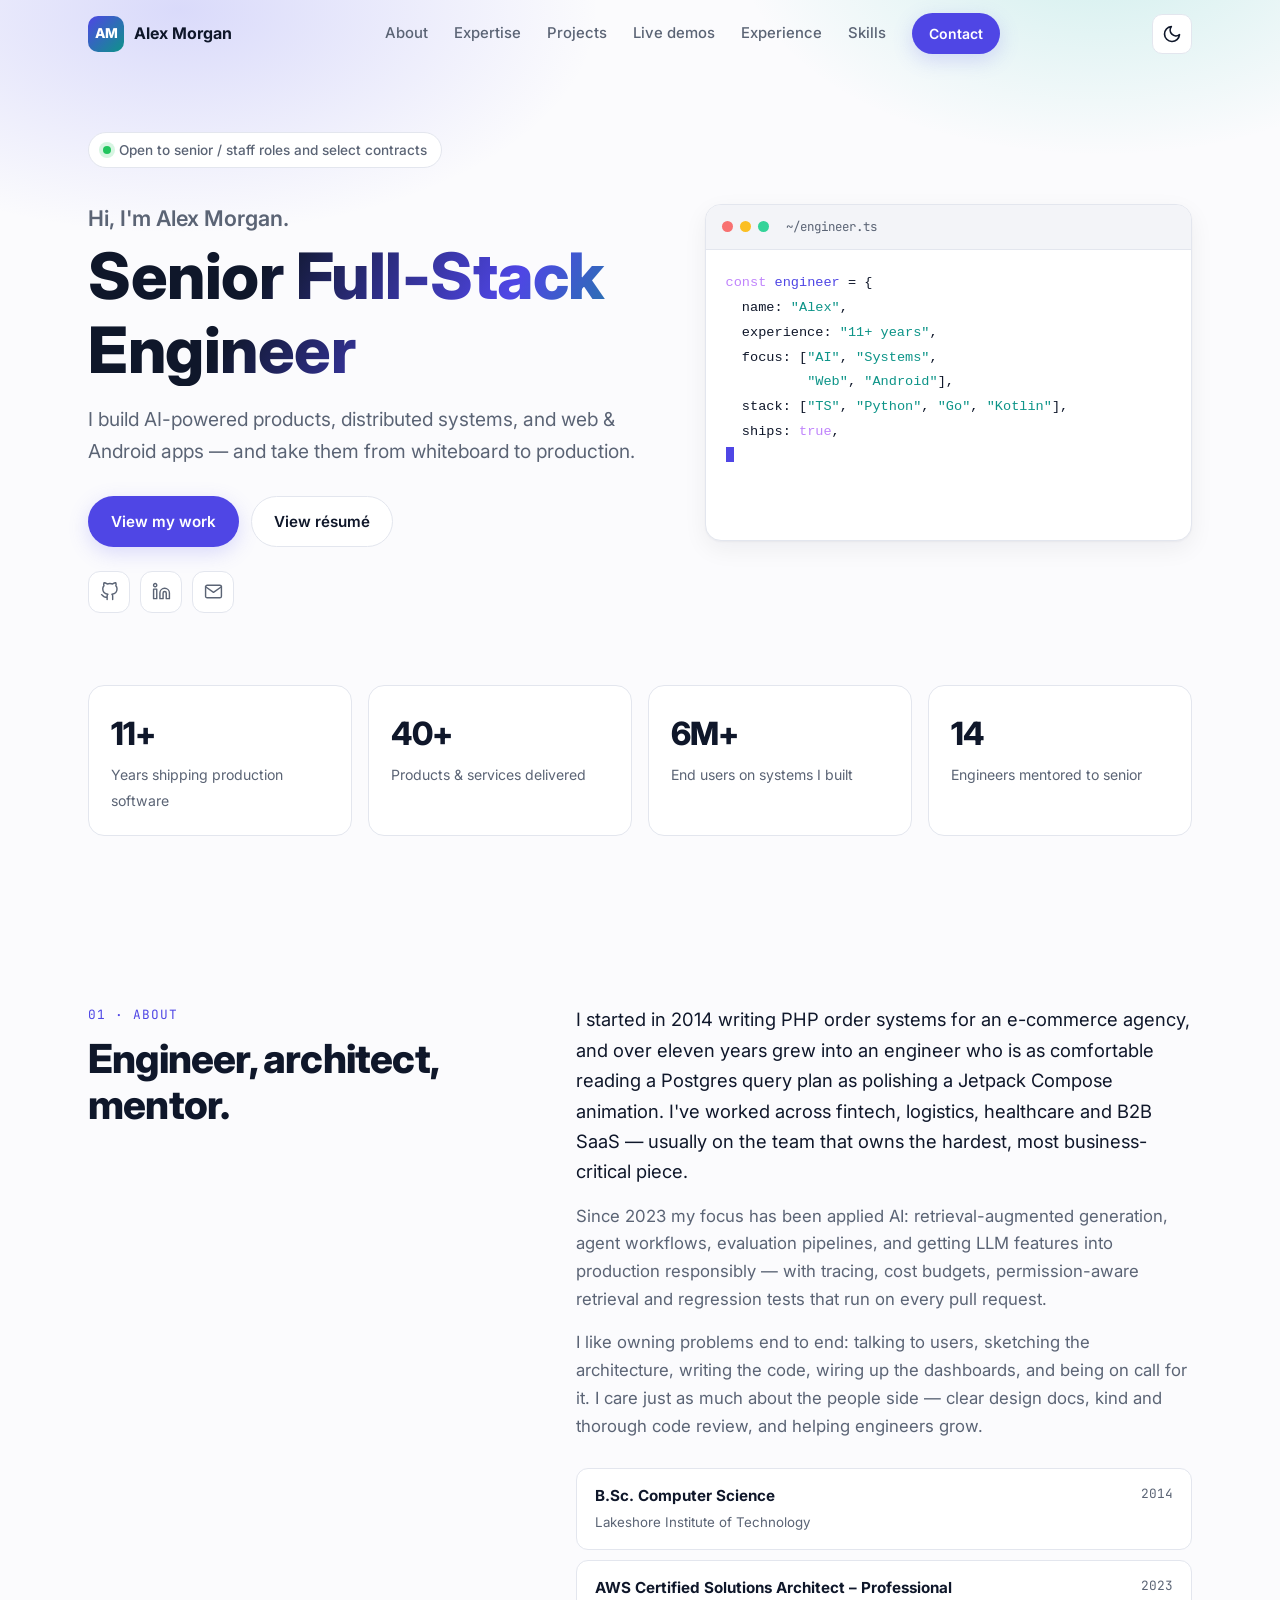
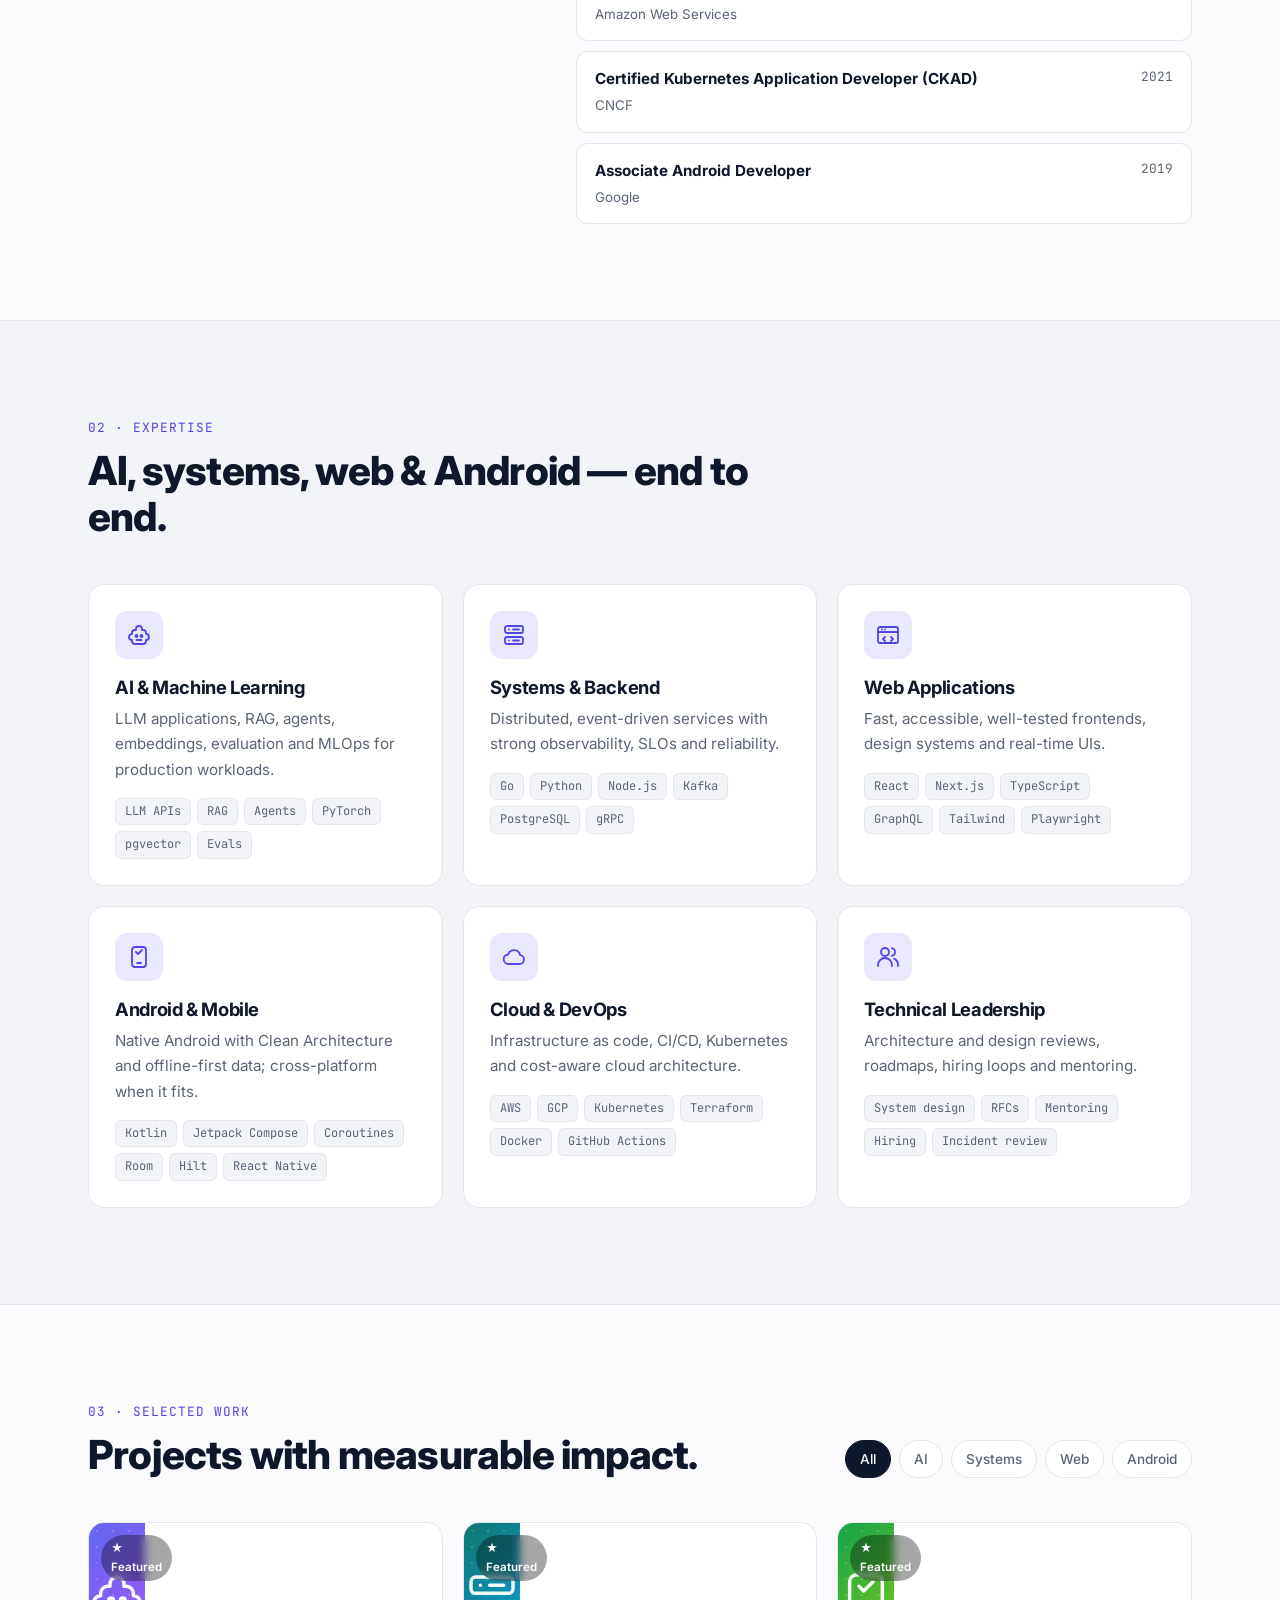
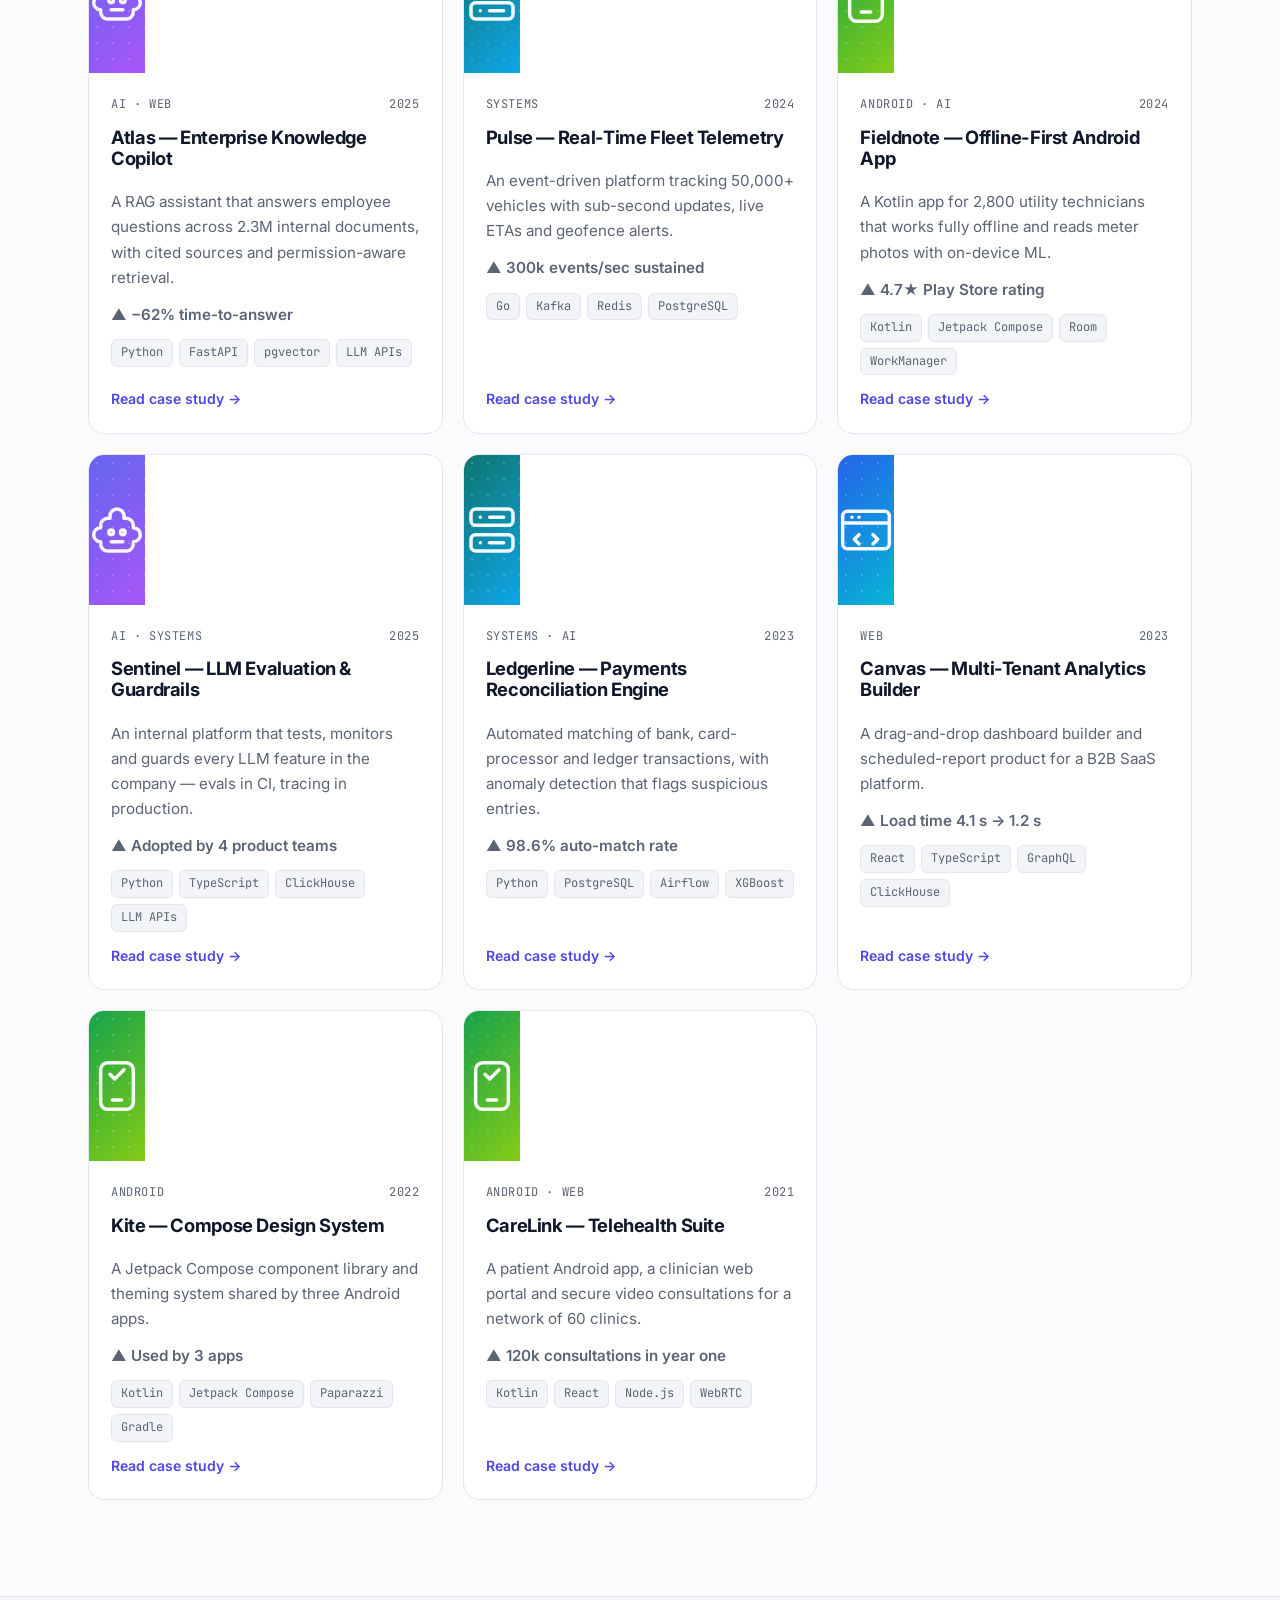
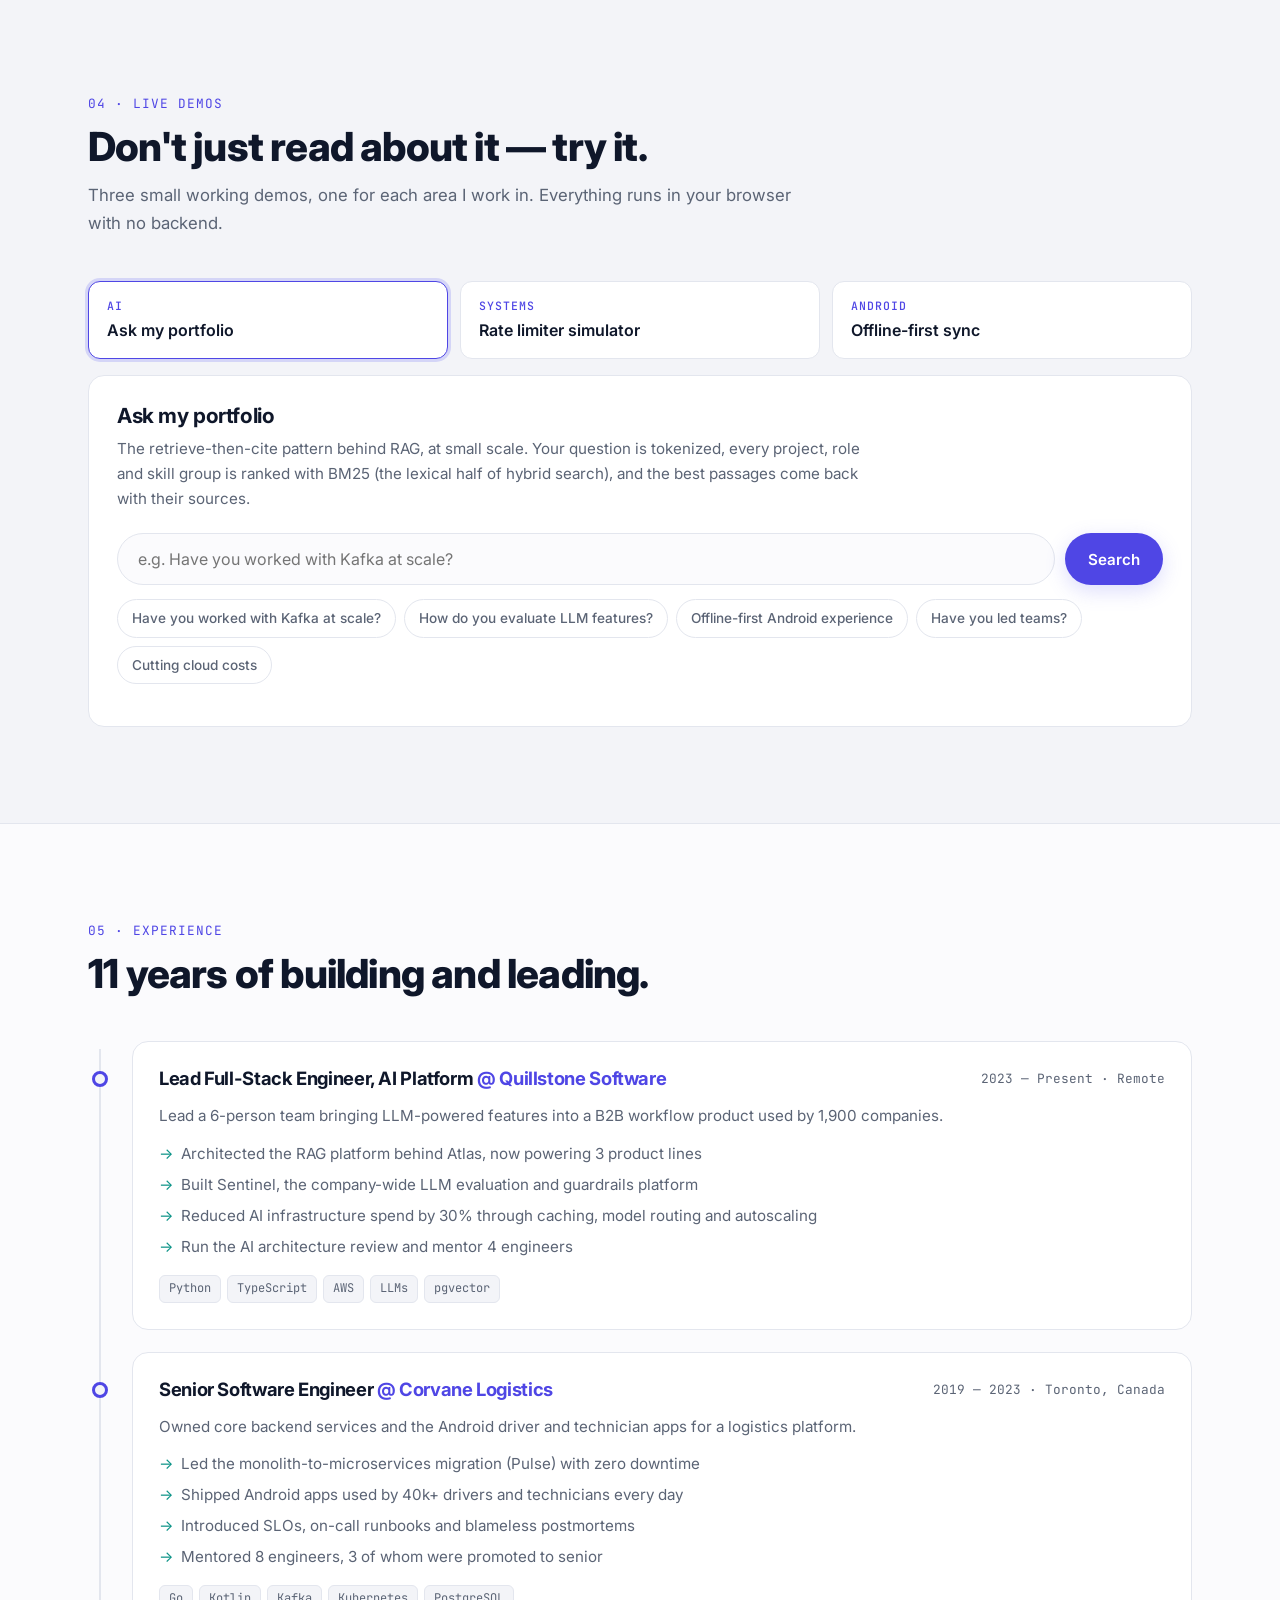
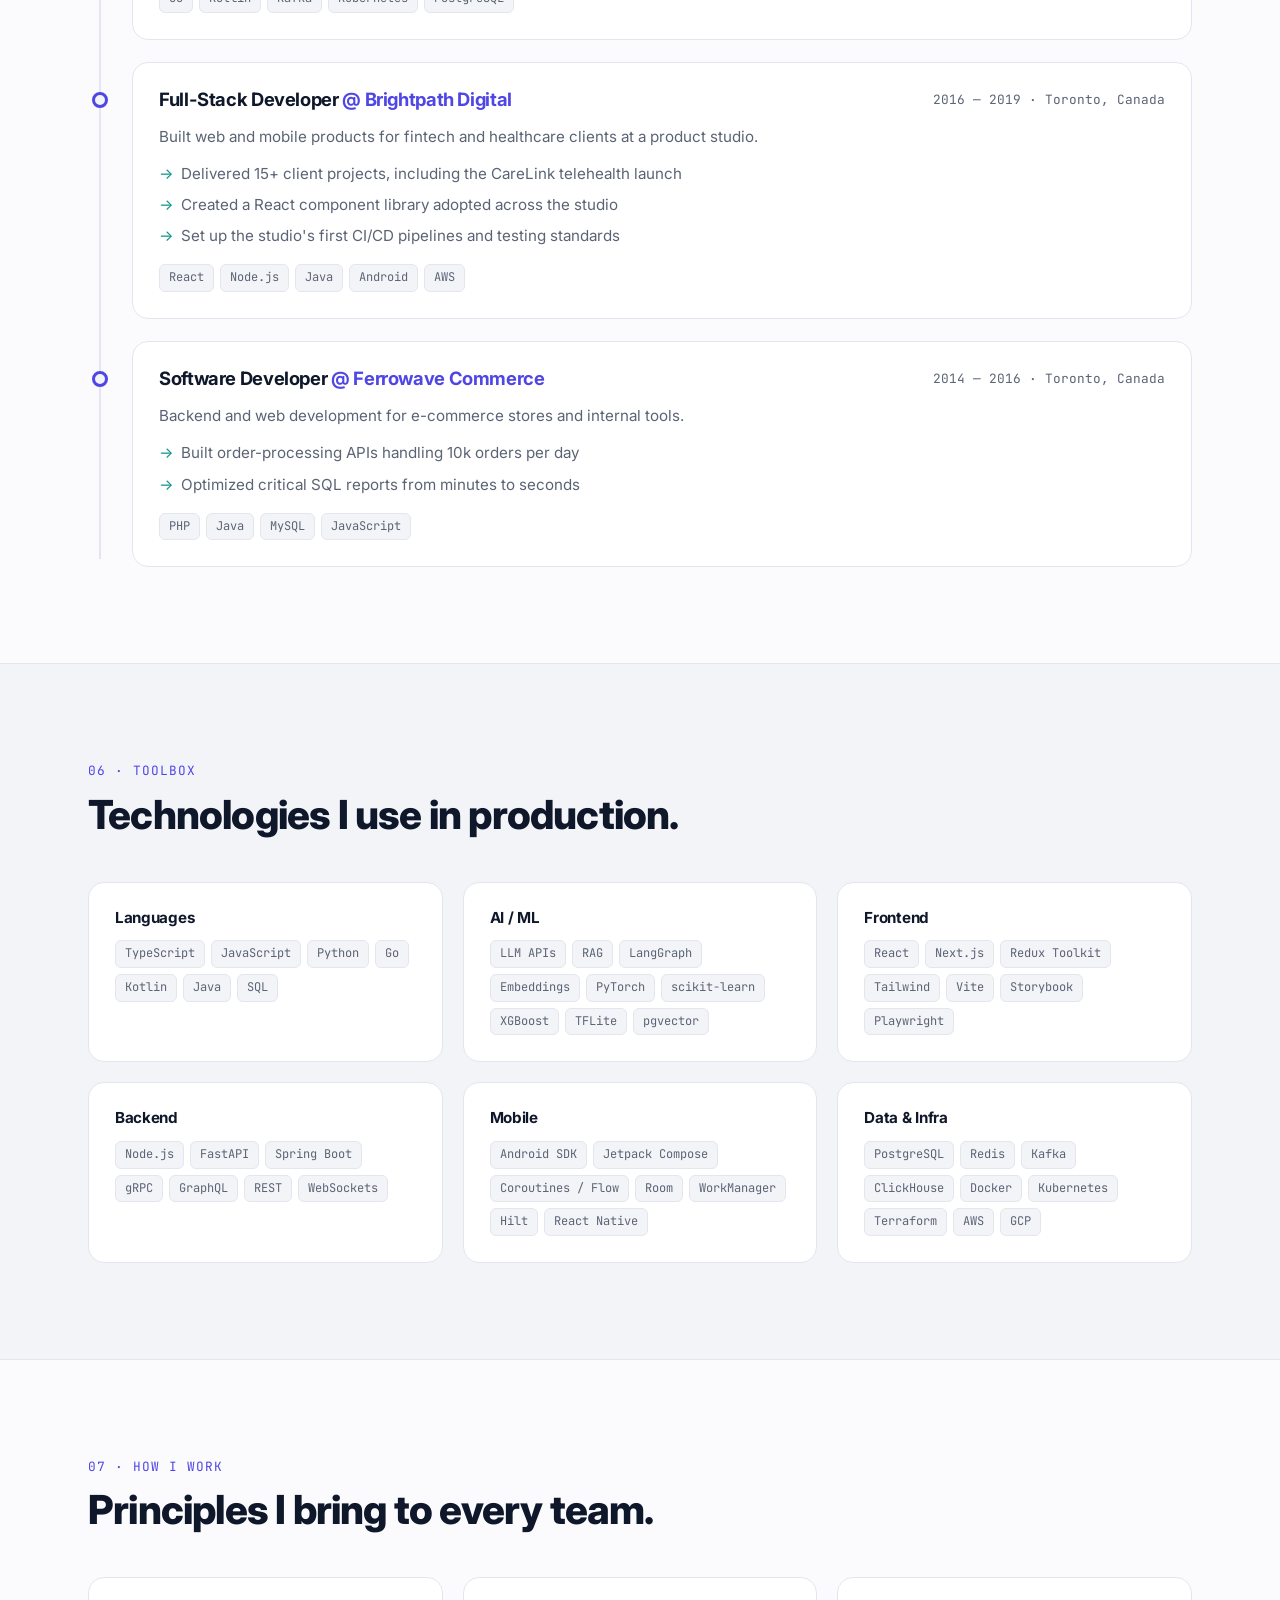
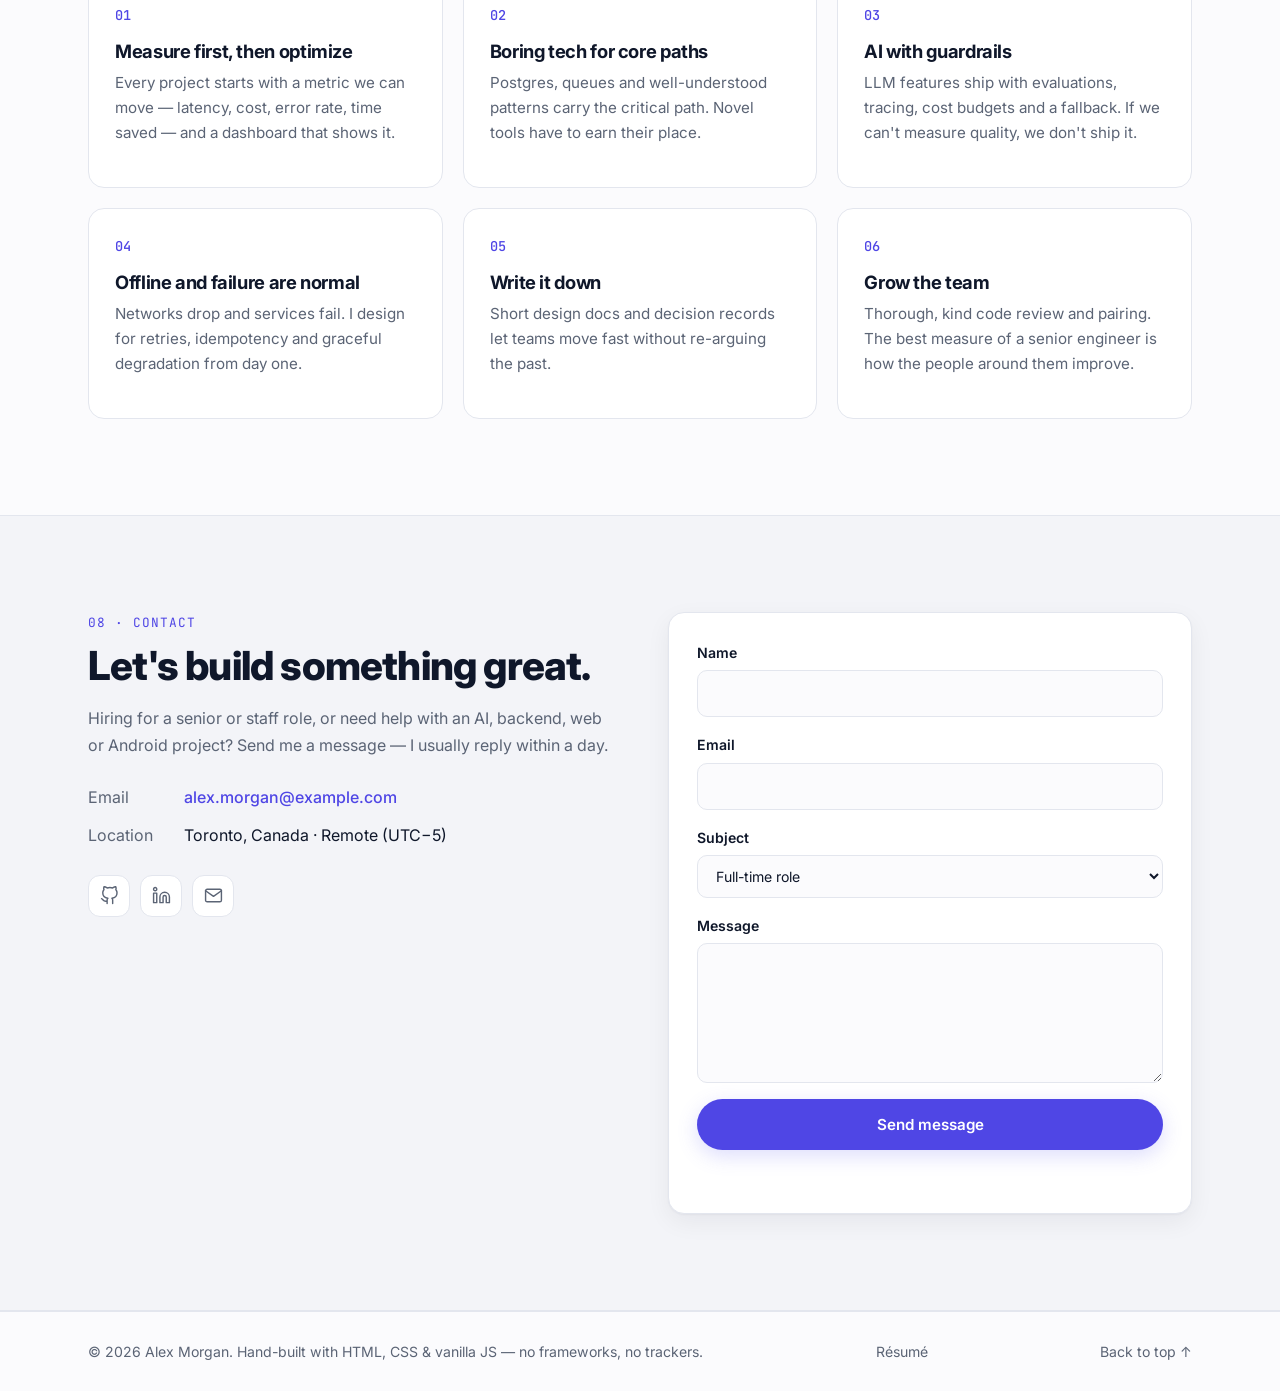
<file: index.html>
<!doctype html>
<html lang="en">
<head>
  <meta charset="utf-8" />
  <meta name="viewport" content="width=device-width, initial-scale=1" />
  <title>Alex Morgan — Senior Full-Stack Engineer</title>
  <meta name="description" content="Senior full-stack engineer with 11 years of experience in AI, distributed systems, web and Android." />
  <meta property="og:title" content="Senior Full-Stack Engineer — Portfolio" />
  <meta property="og:description" content="AI · Systems · Web · Android — 11 years of shipping production software." />
  <meta property="og:type" content="website" />
  <link rel="icon" href="assets/favicon.svg" type="image/svg+xml" />
  <link rel="preconnect" href="https://fonts.googleapis.com" />
  <link rel="preconnect" href="https://fonts.gstatic.com" crossorigin />
  <link href="https://fonts.googleapis.com/css2?family=Inter:wght@400;500;600;700;800&family=JetBrains+Mono:wght@400;500&display=swap" rel="stylesheet" />
  <link rel="stylesheet" href="css/style.css" />
  <script>
    // Apply saved theme before paint to avoid a flash
    try {
      const t = localStorage.getItem("theme");
      if (t) document.documentElement.dataset.theme = t;
    } catch (e) {}
  </script>
</head>
<body>
  <a class="skip-link" href="#main">Skip to content</a>

  <header class="nav" id="nav">
    <div class="container nav__inner">
      <a href="#top" class="nav__brand" aria-label="Home">
        <span class="nav__logo" data-bind="initials"></span>
        <span class="nav__name" data-bind="name"></span>
      </a>
      <nav class="nav__links" id="navLinks" aria-label="Primary">
        <a href="#about">About</a>
        <a href="#expertise">Expertise</a>
        <a href="#projects">Projects</a>
        <a href="#demos">Live demos</a>
        <a href="#experience">Experience</a>
        <a href="#skills">Skills</a>
        <a href="#contact" class="btn btn--sm btn--primary">Contact</a>
      </nav>
      <div class="nav__actions">
        <button class="icon-btn" id="themeToggle" aria-label="Toggle color theme">
          <svg class="i-sun" viewBox="0 0 24 24"><circle cx="12" cy="12" r="4"/><path d="M12 2v2M12 20v2M4.9 4.9l1.4 1.4M17.7 17.7l1.4 1.4M2 12h2M20 12h2M4.9 19.1l1.4-1.4M17.7 6.3l1.4-1.4"/></svg>
          <svg class="i-moon" viewBox="0 0 24 24"><path d="M21 12.8A9 9 0 1 1 11.2 3a7 7 0 0 0 9.8 9.8z"/></svg>
        </button>
        <button class="icon-btn nav__menu" id="menuToggle" aria-label="Open menu" aria-expanded="false" aria-controls="navLinks">
          <svg viewBox="0 0 24 24"><path d="M4 7h16M4 12h16M4 17h16"/></svg>
        </button>
      </div>
    </div>
  </header>

  <main id="main">
    <!-- HERO -->
    <section class="hero" id="top">
      <div class="hero__glow" aria-hidden="true"></div>
      <div class="container hero__grid">
        <div class="hero__text">
          <p class="eyebrow"><span class="dot"></span><span data-bind="availability"></span></p>
          <h1>
            <span class="hero__hi">Hi, I'm <span data-bind="name"></span>.</span>
            <span class="hero__role" data-bind="role"></span>
          </h1>
          <p class="hero__lead" data-bind="headline"></p>
          <div class="hero__ctas">
            <a href="#projects" class="btn btn--primary">View my work</a>
            <a href="resume.html" class="btn btn--ghost" id="resumeBtn">View résumé</a>
          </div>
          <ul class="socials" id="heroSocials"></ul>
        </div>
        <div class="hero__card" aria-hidden="true">
          <div class="term">
            <div class="term__bar"><i></i><i></i><i></i><span>~/engineer.ts</span></div>
            <pre class="term__body"><code id="termCode"></code></pre>
          </div>
        </div>
      </div>
      <div class="container">
        <ul class="stats" id="stats"></ul>
      </div>
    </section>

    <!-- ABOUT -->
    <section class="section" id="about">
      <div class="container about">
        <div class="section__head">
          <p class="kicker">01 · About</p>
          <h2>Engineer, architect, mentor.</h2>
        </div>
        <div class="about__body">
          <div id="aboutText"></div>
          <ul class="edu" id="education"></ul>
        </div>
      </div>
    </section>

    <!-- EXPERTISE -->
    <section class="section section--alt" id="expertise">
      <div class="container">
        <div class="section__head">
          <p class="kicker">02 · Expertise</p>
          <h2>AI, systems, web & Android — end to end.</h2>
        </div>
        <div class="grid grid--3" id="expertiseGrid"></div>
      </div>
    </section>

    <!-- PROJECTS -->
    <section class="section" id="projects">
      <div class="container">
        <div class="section__head section__head--row">
          <div>
            <p class="kicker">03 · Selected work</p>
            <h2>Projects with measurable impact.</h2>
          </div>
          <div class="filters" role="tablist" aria-label="Filter projects" id="filters">
            <button class="chip is-active" data-filter="all" role="tab" aria-selected="true">All</button>
            <button class="chip" data-filter="ai" role="tab" aria-selected="false">AI</button>
            <button class="chip" data-filter="system" role="tab" aria-selected="false">Systems</button>
            <button class="chip" data-filter="web" role="tab" aria-selected="false">Web</button>
            <button class="chip" data-filter="android" role="tab" aria-selected="false">Android</button>
          </div>
        </div>
        <div class="grid grid--projects" id="projectGrid"></div>
      </div>
    </section>

    <!-- LIVE DEMOS -->
    <section class="section section--alt" id="demos">
      <div class="container">
        <div class="section__head">
          <p class="kicker">04 · Live demos</p>
          <h2>Don't just read about it — try it.</h2>
          <p class="muted">Three small working demos, one for each area I work in. Everything runs in your browser with no backend.</p>
        </div>

        <div class="demo-tabs" role="tablist" aria-label="Demos">
          <button class="demo-tab is-active" role="tab" aria-selected="true" aria-controls="demo-ask" id="tab-ask">
            <span class="demo-tab__cat">AI</span>Ask my portfolio
          </button>
          <button class="demo-tab" role="tab" aria-selected="false" aria-controls="demo-limiter" id="tab-limiter">
            <span class="demo-tab__cat">Systems</span>Rate limiter simulator
          </button>
          <button class="demo-tab" role="tab" aria-selected="false" aria-controls="demo-offline" id="tab-offline">
            <span class="demo-tab__cat">Android</span>Offline-first sync
          </button>
        </div>

        <!-- AI: retrieval demo -->
        <div class="demo card" id="demo-ask" role="tabpanel" aria-labelledby="tab-ask">
          <div class="demo__intro">
            <h3>Ask my portfolio</h3>
            <p>The retrieve-then-cite pattern behind RAG, at small scale. Your question is tokenized, every project, role and skill group is ranked with BM25 (the lexical half of hybrid search), and the best passages come back with their sources.</p>
          </div>
          <form class="ask" id="askForm">
            <input id="askInput" type="search" placeholder="e.g. Have you worked with Kafka at scale?" autocomplete="off" aria-label="Your question" />
            <button class="btn btn--primary" type="submit">Search</button>
          </form>
          <div class="ask__suggest" id="askSuggest"></div>
          <div class="ask__results" id="askResults" aria-live="polite"></div>
        </div>

        <!-- Systems: token bucket -->
        <div class="demo card" id="demo-limiter" role="tabpanel" aria-labelledby="tab-limiter" hidden>
          <div class="demo__intro">
            <h3>Token-bucket rate limiter</h3>
            <p>The algorithm behind most API gateways. Requests spend tokens and the bucket refills at a steady rate. Push traffic past the refill rate, or fire a burst, and watch requests get rejected (HTTP 429).</p>
          </div>
          <div class="limiter">
            <div class="limiter__controls">
              <label>Incoming traffic <output id="lmRateOut"></output><input type="range" id="lmRate" min="1" max="60" value="12" /></label>
              <label>Refill rate <output id="lmRefillOut"></output><input type="range" id="lmRefill" min="1" max="40" value="10" /></label>
              <label>Bucket capacity <output id="lmCapOut"></output><input type="range" id="lmCap" min="1" max="50" value="20" /></label>
              <div class="limiter__btns">
                <button class="btn btn--ghost btn--sm" id="lmBurst" type="button">⚡ Burst 40 requests</button>
                <button class="btn btn--ghost btn--sm" id="lmPause" type="button">Pause</button>
              </div>
            </div>
            <div class="limiter__viz">
              <div class="limiter__bucket" aria-label="Tokens in bucket">
                <div class="limiter__fill" id="lmFill"></div>
                <span id="lmTokens">0</span>
              </div>
              <div class="limiter__chart">
                <canvas id="lmChart" height="180" aria-label="Accepted vs rejected requests over time"></canvas>
                <div class="limiter__legend"><span class="lg-ok">Accepted</span><span class="lg-no">Rejected (429)</span></div>
              </div>
            </div>
            <ul class="limiter__stats">
              <li><strong id="lmOk">0</strong><span>accepted</span></li>
              <li><strong id="lmNo">0</strong><span>rejected</span></li>
              <li><strong id="lmPct">0%</strong><span>reject rate</span></li>
            </ul>
          </div>
        </div>

        <!-- Android: offline sync -->
        <div class="demo card" id="demo-offline" role="tabpanel" aria-labelledby="tab-offline" hidden>
          <div class="demo__intro">
            <h3>Offline-first sync (Fieldnote pattern)</h3>
            <p>A mock of the Android app from the Fieldnote case study. The local database is the source of truth, so the app works offline. Changes are written to a queue and sync when the connection comes back. Turn off the network, add some readings, then reconnect.</p>
          </div>
          <div class="offline">
            <div class="phone" aria-label="Mock Android app">
              <div class="phone__notch"></div>
              <div class="phone__status"><span id="phTime">9:41</span><span id="phNet">● Online</span></div>
              <div class="phone__appbar">
                <strong>Fieldnote</strong>
                <label class="switch"><input type="checkbox" id="netToggle" checked /><span></span><em>Network</em></label>
              </div>
              <form class="phone__form" id="readingForm">
                <input id="readingMeter" placeholder="Meter ID" maxlength="10" aria-label="Meter ID" />
                <input id="readingValue" placeholder="Reading" inputmode="numeric" maxlength="7" aria-label="Reading value" />
                <button type="submit" aria-label="Add reading">+</button>
              </form>
              <ul class="phone__list" id="readingList"></ul>
              <div class="phone__banner" id="phBanner"></div>
            </div>
            <div class="server">
              <div class="server__head"><span>Server log</span><code>POST /v1/readings</code></div>
              <ol class="server__log" id="serverLog"></ol>
            </div>
          </div>
        </div>
      </div>
    </section>

    <!-- EXPERIENCE -->
    <section class="section" id="experience">
      <div class="container">
        <div class="section__head">
          <p class="kicker">05 · Experience</p>
          <h2>11 years of building and leading.</h2>
        </div>
        <ol class="timeline" id="timeline"></ol>
      </div>
    </section>

    <!-- SKILLS -->
    <section class="section section--alt" id="skills">
      <div class="container">
        <div class="section__head">
          <p class="kicker">06 · Toolbox</p>
          <h2>Technologies I use in production.</h2>
        </div>
        <div class="skills" id="skillsGrid"></div>
      </div>
    </section>

    <!-- PRINCIPLES -->
    <section class="section" id="principles">
      <div class="container">
        <div class="section__head">
          <p class="kicker">07 · How I work</p>
          <h2>Principles I bring to every team.</h2>
        </div>
        <div class="grid grid--3" id="principleGrid"></div>
      </div>
    </section>

    <!-- CONTACT -->
    <section class="section section--alt contact" id="contact">
      <div class="container contact__grid">
        <div>
          <p class="kicker">08 · Contact</p>
          <h2>Let's build something great.</h2>
          <p class="muted">Hiring for a senior or staff role, or need help with an AI, backend, web or Android project? Send me a message — I usually reply within a day.</p>
          <ul class="contact__list">
            <li><span class="muted">Email</span><a data-bind-href="mailto" data-bind="email"></a></li>
            <li><span class="muted">Location</span><span data-bind="location"></span></li>
          </ul>
          <ul class="socials" id="contactSocials"></ul>
        </div>
        <form class="form" id="contactForm" novalidate>
          <label>Name<input name="name" required autocomplete="name" /></label>
          <label>Email<input name="email" type="email" required autocomplete="email" /></label>
          <label>Subject
            <select name="subject">
              <option>Full-time role</option>
              <option>Contract / freelance</option>
              <option>AI project</option>
              <option>Something else</option>
            </select>
          </label>
          <label>Message<textarea name="message" rows="5" required></textarea></label>
          <button class="btn btn--primary" type="submit">Send message</button>
          <p class="form__note muted" id="formNote" role="status"></p>
        </form>
      </div>
    </section>
  </main>

  <footer class="footer">
    <div class="container footer__inner">
      <p class="muted">© <span id="year"></span> <span data-bind="name"></span>. Hand-built with HTML, CSS & vanilla JS — no frameworks, no trackers.</p>
      <a href="resume.html" class="muted">Résumé</a>
      <a href="#top" class="muted">Back to top ↑</a>
    </div>
  </footer>

  <!-- Project details dialog -->
  <dialog class="modal" id="projectModal" aria-labelledby="modalTitle">
    <button class="icon-btn modal__close" id="modalClose" aria-label="Close">
      <svg viewBox="0 0 24 24"><path d="M6 6l12 12M18 6L6 18"/></svg>
    </button>
    <div id="modalBody"></div>
  </dialog>

  <script src="js/data.js"></script>
  <script src="js/main.js"></script>
  <script src="js/demos.js"></script>
</body>
</html>
</file>
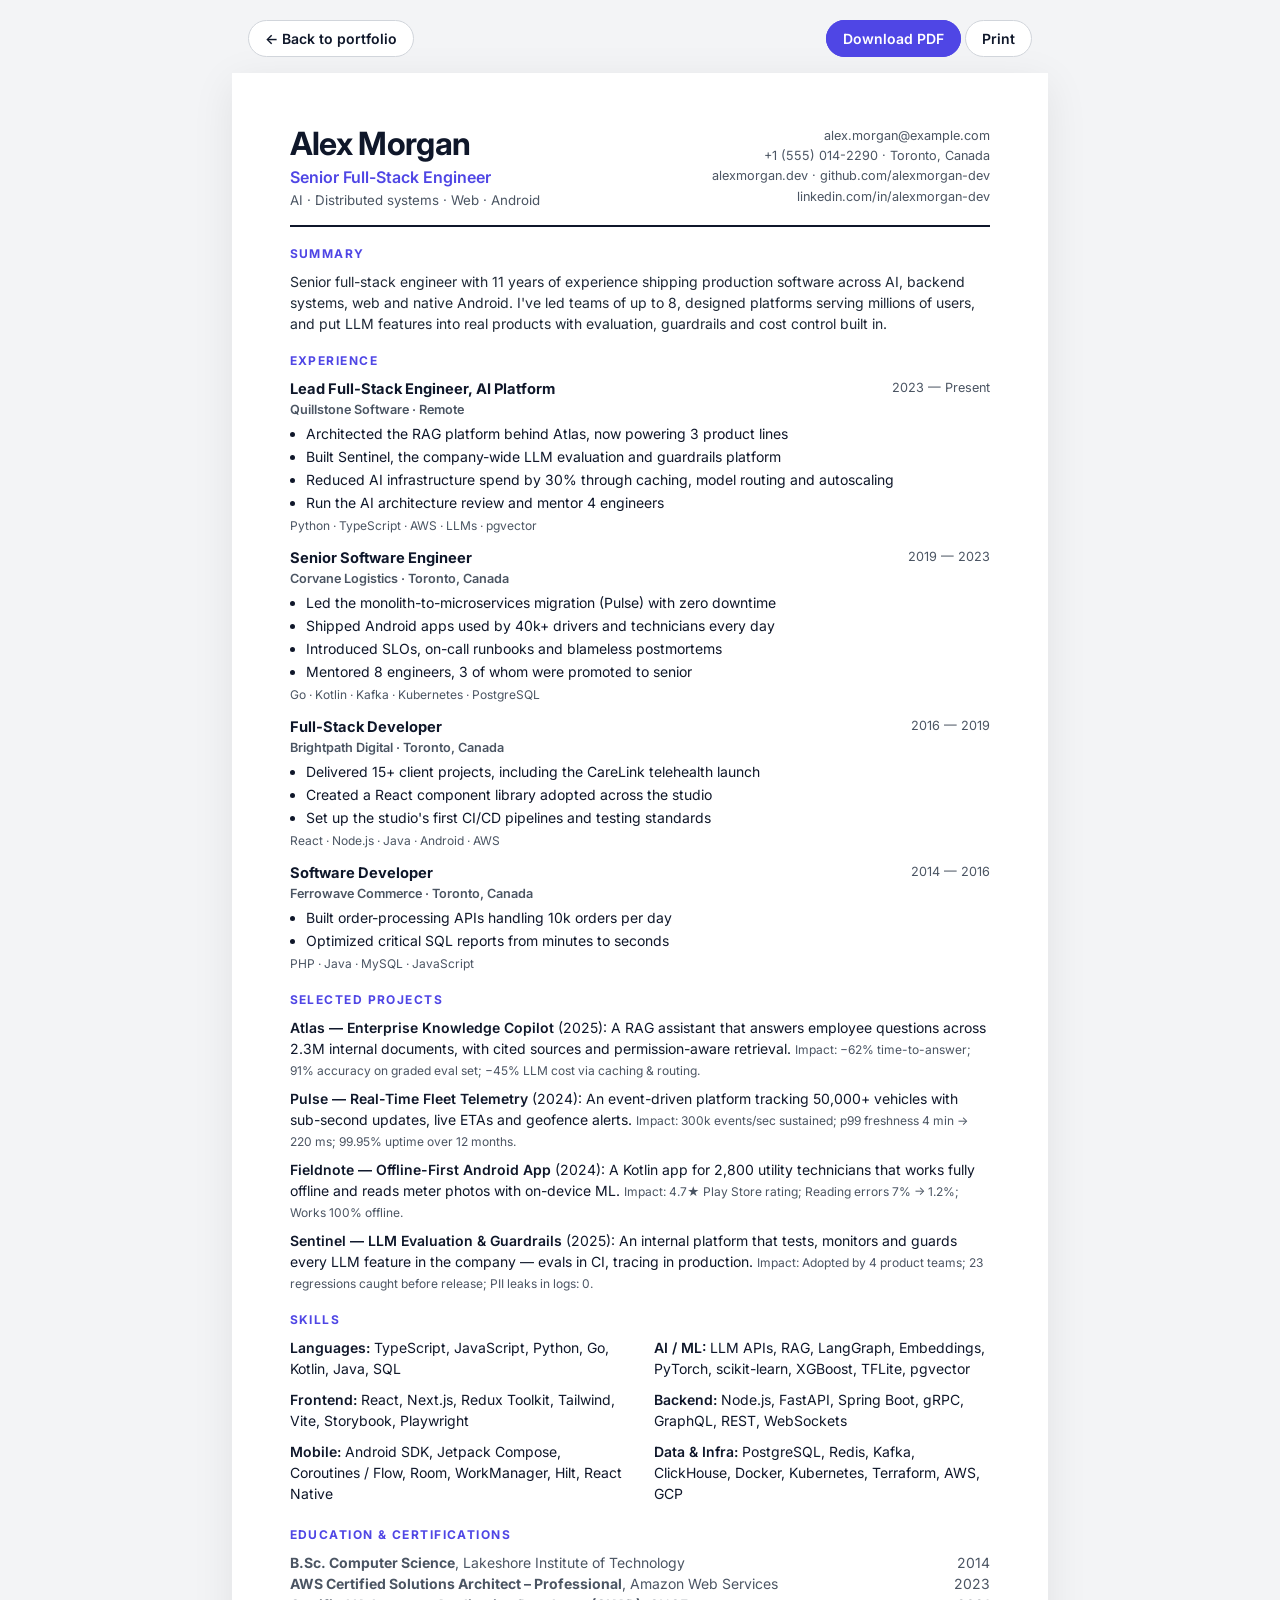
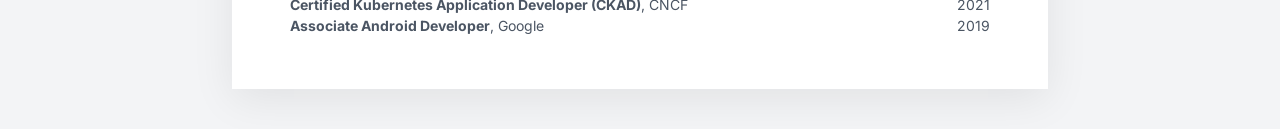
<file: resume.html>
<!doctype html>
<html lang="en">
<head>
  <meta charset="utf-8" />
  <meta name="viewport" content="width=device-width, initial-scale=1" />
  <title>Résumé</title>
  <link rel="icon" href="assets/favicon.svg" type="image/svg+xml" />
  <link rel="preconnect" href="https://fonts.googleapis.com" />
  <link rel="preconnect" href="https://fonts.gstatic.com" crossorigin />
  <link href="https://fonts.googleapis.com/css2?family=Inter:wght@400;500;600;700;800&display=swap" rel="stylesheet" />
  <style>
    :root { --text: #0f172a; --muted: #4b5563; --line: #e5e7eb; --primary: #4f46e5; --bg: #f3f4f6; }
    * { box-sizing: border-box; }
    body { margin: 0; background: var(--bg); color: var(--text); font: 10.5pt/1.5 "Inter", system-ui, sans-serif; -webkit-font-smoothing: antialiased; }
    .toolbar { max-width: 8.5in; margin: 20px auto 0; padding: 0 16px; display: flex; justify-content: space-between; gap: 12px; flex-wrap: wrap; }
    .toolbar a, .toolbar button { font: 600 14px "Inter", sans-serif; padding: 9px 16px; border-radius: 999px; border: 1px solid #d1d5db; background: #fff; color: var(--text); text-decoration: none; cursor: pointer; }
    .toolbar .primary { background: var(--primary); color: #fff; border-color: var(--primary); }
    .page { max-width: 8.5in; margin: 16px auto 40px; background: #fff; padding: 0.55in 0.6in; box-shadow: 0 10px 40px rgba(0,0,0,0.08); }
    header { display: flex; justify-content: space-between; gap: 24px; padding-bottom: 14px; border-bottom: 2px solid var(--text); }
    h1 { margin: 0; font-size: 24pt; letter-spacing: -0.02em; line-height: 1.1; }
    .tagline { margin: 2px 0 0; color: var(--muted); font-size: 10pt; }
    .role { margin: 4px 0 0; font-size: 12pt; font-weight: 600; color: var(--primary); }
    .contact { text-align: right; white-space: nowrap; font-size: 9.5pt; color: var(--muted); line-height: 1.6; }
    .contact a { color: inherit; text-decoration: none; }
    h2 { font-size: 9pt; text-transform: uppercase; letter-spacing: 0.12em; color: var(--primary); margin: 18px 0 8px; }
    p { margin: 0 0 6px; }
    .summary { color: #1f2937; }
    .job { margin-bottom: 12px; break-inside: avoid; }
    .job__head { display: flex; justify-content: space-between; gap: 12px; flex-wrap: wrap; }
    .job__head strong { font-size: 11pt; }
    .job__head span { color: var(--muted); font-size: 9.5pt; white-space: nowrap; }
    .job__co { color: var(--muted); font-weight: 600; font-size: 9.5pt; margin-bottom: 4px; }
    ul { margin: 4px 0 0; padding-left: 16px; }
    li { margin-bottom: 2px; }
    .stack { color: var(--muted); font-size: 9pt; margin-top: 4px; }
    .two { display: grid; grid-template-columns: 1fr 1fr; gap: 6px 28px; }
    .skills div { margin-bottom: 4px; }
    .skills b { font-weight: 600; }
    .proj { break-inside: avoid; margin-bottom: 8px; }
    .proj b { font-weight: 600; }
    .edu div { display: flex; justify-content: space-between; gap: 12px; }
    .edu span { color: var(--muted); }
    @media (max-width: 640px) {
      .page { padding: 24px 16px; }
      header { flex-direction: column; }
      .contact { text-align: left; white-space: normal; }
      .two { grid-template-columns: 1fr; }
    }
    @page { size: letter; margin: 0.45in 0.5in; }
    @media print {
      body { background: #fff; font-size: 10pt; }
      .toolbar { display: none; }
      .page { box-shadow: none; margin: 0; padding: 0; max-width: none; }
    }
  </style>
</head>
<body>
  <div class="toolbar">
    <a href="index.html">← Back to portfolio</a>
    <span>
      <a class="primary" href="assets/resume.pdf" download>Download PDF</a>
      <button onclick="print()">Print</button>
    </span>
  </div>
  <main class="page" id="resume"></main>

  <script src="js/data.js"></script>
  <script>
    (function () {
      const D = window.PORTFOLIO, p = D.profile;
      const esc = (s = "") => String(s).replace(/[&<>"']/g, (c) => ({ "&": "&amp;", "<": "&lt;", ">": "&gt;", '"': "&quot;", "'": "&#39;" }[c]));
      document.title = `${p.name} — Résumé`;
      const link = (label) => p.socials.find((s) => s.label === label)?.url.replace(/^https?:\/\/(www\.)?/, "") || "";

      // Most impressive projects for the résumé: featured first
      const projects = [...D.projects].sort((a, b) => b.featured - a.featured).slice(0, 4);

      document.getElementById("resume").innerHTML = `
        <header>
          <div>
            <h1>${esc(p.name)}</h1>
            <p class="role">${esc(p.role)}</p>
            <p class="tagline">AI · Distributed systems · Web · Android</p>
          </div>
          <div class="contact">
            <a href="mailto:${esc(p.email)}">${esc(p.email)}</a><br />
            ${esc(p.phone)} · ${esc(p.location.split("·")[0].trim())}<br />
            ${esc(p.website)} · ${esc(link("GitHub"))}<br />
            ${esc(link("LinkedIn"))}
          </div>
        </header>

        <h2>Summary</h2>
        <p class="summary">${esc(p.summary)}</p>

        <h2>Experience</h2>
        ${D.experience.map((e) => `
          <section class="job">
            <div class="job__head"><strong>${esc(e.role)}</strong><span>${esc(e.period)}</span></div>
            <div class="job__co">${esc(e.company)} · ${esc(e.location)}</div>
            <ul>${e.highlights.map((h) => `<li>${esc(h)}</li>`).join("")}</ul>
            <div class="stack">${e.stack.map(esc).join(" · ")}</div>
          </section>`).join("")}

        <h2>Selected projects</h2>
        ${projects.map((pr) => `
          <div class="proj"><b>${esc(pr.title)}</b> (${esc(pr.year)}): ${esc(pr.summary)}
            <span class="stack">Impact: ${pr.impact.slice(0, 3).map(esc).join("; ")}.</span>
          </div>`).join("")}

        <h2>Skills</h2>
        <div class="two skills">
          ${Object.entries(D.skills).map(([g, items]) => `<div><b>${esc(g)}:</b> ${items.map(esc).join(", ")}</div>`).join("")}
        </div>

        <h2>Education & certifications</h2>
        <div class="edu">
          ${D.education.map((e) => `<div><span><b>${esc(e.title)}</b>, ${esc(e.place)}</span><span>${esc(e.year)}</span></div>`).join("")}
        </div>`;
    })();
  </script>
</body>
</html>
</file>
<file: css/style.css>
/* ===================== Tokens ===================== */
:root {
  --bg: #fbfbfd;
  --bg-alt: #f3f4f8;
  --surface: #ffffff;
  --text: #0f172a;
  --muted: #5b6475;
  --border: #e3e6ee;
  --primary: #4f46e5;
  --primary-ink: #ffffff;
  --accent: #0d9488;
  --danger: #e11d48;
  --warn: #d97706;
  --glow-1: rgba(99, 102, 241, 0.22);
  --glow-2: rgba(20, 184, 166, 0.18);
  --shadow: 0 1px 2px rgba(15, 23, 42, 0.04), 0 8px 24px rgba(15, 23, 42, 0.06);
  --radius: 16px;
  --font: "Inter", system-ui, -apple-system, "Segoe UI", Roboto, sans-serif;
  --mono: "JetBrains Mono", ui-monospace, SFMono-Regular, Menlo, monospace;
  --nav-h: 68px;
  color-scheme: light;
}

@media (prefers-color-scheme: dark) {
  :root:not([data-theme="light"]) {
    --bg: #0a0d14;
    --bg-alt: #0f131c;
    --surface: #141925;
    --text: #e8ebf2;
    --muted: #97a0b3;
    --border: #232a3a;
    --primary: #818cf8;
    --primary-ink: #0a0d14;
    --accent: #2dd4bf;
    --danger: #fb7185;
    --warn: #fbbf24;
    --glow-1: rgba(129, 140, 248, 0.18);
    --glow-2: rgba(45, 212, 191, 0.12);
    --shadow: 0 1px 2px rgba(0, 0, 0, 0.3), 0 10px 30px rgba(0, 0, 0, 0.35);
    color-scheme: dark;
  }
}
:root[data-theme="dark"] {
  --bg: #0a0d14;
  --bg-alt: #0f131c;
  --surface: #141925;
  --text: #e8ebf2;
  --muted: #97a0b3;
  --border: #232a3a;
  --primary: #818cf8;
  --primary-ink: #0a0d14;
  --accent: #2dd4bf;
  --danger: #fb7185;
  --warn: #fbbf24;
  --glow-1: rgba(129, 140, 248, 0.18);
  --glow-2: rgba(45, 212, 191, 0.12);
  --shadow: 0 1px 2px rgba(0, 0, 0, 0.3), 0 10px 30px rgba(0, 0, 0, 0.35);
  color-scheme: dark;
}

/* ===================== Base ===================== */
*, *::before, *::after { box-sizing: border-box; }
html { scroll-behavior: smooth; scroll-padding-top: calc(var(--nav-h) + 12px); }
body {
  margin: 0;
  font-family: var(--font);
  font-size: 16px;
  line-height: 1.65;
  color: var(--text);
  background: var(--bg);
  -webkit-font-smoothing: antialiased;
  overflow-x: hidden;
}
img, svg { display: block; max-width: 100%; }
a { color: inherit; text-decoration: none; }
h1, h2, h3 { line-height: 1.15; letter-spacing: -0.02em; margin: 0; }
h2 { font-size: clamp(1.75rem, 3.5vw, 2.5rem); font-weight: 800; }
h3 { font-size: 1.15rem; font-weight: 700; }
p { margin: 0 0 1rem; }
ul, ol { margin: 0; padding: 0; list-style: none; }
button { font: inherit; color: inherit; cursor: pointer; }
.muted { color: var(--muted); }
:focus-visible { outline: 2px solid var(--primary); outline-offset: 3px; border-radius: 6px; }

.container { width: 100%; max-width: 1160px; margin: 0 auto; padding: 0 16px; }
@media (min-width: 640px) { .container { padding: 0 28px; } }

.skip-link { position: absolute; left: -999px; top: 8px; background: var(--primary); color: var(--primary-ink); padding: 8px 14px; border-radius: 8px; z-index: 100; }
.skip-link:focus { left: 8px; }

/* ===================== Buttons & chips ===================== */
.btn {
  display: inline-flex; align-items: center; justify-content: center; gap: 8px;
  padding: 12px 22px; border-radius: 999px; font-weight: 600; font-size: 0.95rem;
  border: 1px solid transparent; transition: transform 0.15s, background 0.2s, border-color 0.2s, box-shadow 0.2s;
}
.btn:hover { transform: translateY(-1px); }
.btn--primary { background: var(--primary); color: var(--primary-ink); box-shadow: 0 6px 20px var(--glow-1); }
.btn--ghost { border-color: var(--border); background: var(--surface); }
.btn--ghost:hover { border-color: var(--primary); }
.btn--sm { padding: 8px 16px; font-size: 0.875rem; }

.icon-btn {
  width: 40px; height: 40px; display: grid; place-items: center;
  border-radius: 10px; border: 1px solid var(--border); background: var(--surface);
}
.icon-btn svg { width: 20px; height: 20px; fill: none; stroke: currentColor; stroke-width: 2; stroke-linecap: round; stroke-linejoin: round; }

.chip {
  padding: 7px 14px; border-radius: 999px; font-size: 0.85rem; font-weight: 500;
  border: 1px solid var(--border); background: var(--surface); color: var(--muted);
  transition: all 0.2s;
}
.chip:hover { color: var(--text); border-color: var(--primary); }
.chip.is-active { background: var(--text); color: var(--bg); border-color: var(--text); }

.tag {
  display: inline-block; font-family: var(--mono); font-size: 0.75rem;
  padding: 3px 9px; border-radius: 6px; background: var(--bg-alt); color: var(--muted);
  border: 1px solid var(--border);
}
.tags { display: flex; flex-wrap: wrap; gap: 6px; }

/* ===================== Nav ===================== */
.nav {
  position: fixed; inset: 0 0 auto 0; height: var(--nav-h); z-index: 50;
  transition: background 0.25s, border-color 0.25s, backdrop-filter 0.25s;
  border-bottom: 1px solid transparent;
}
.nav.is-scrolled {
  background: color-mix(in srgb, var(--bg) 82%, transparent);
  backdrop-filter: saturate(160%) blur(14px);
  border-bottom-color: var(--border);
}
.nav__inner { height: 100%; display: flex; align-items: center; justify-content: space-between; gap: 16px; }
.nav__brand { display: flex; align-items: center; gap: 10px; font-weight: 700; }
.nav__logo {
  width: 36px; height: 36px; border-radius: 10px; display: grid; place-items: center;
  background: linear-gradient(135deg, var(--primary), var(--accent)); color: #fff; font-size: 0.85rem; font-weight: 800;
}
.nav__links { display: flex; align-items: center; gap: 26px; font-size: 0.93rem; font-weight: 500; }
.nav__links a:not(.btn) { color: var(--muted); transition: color 0.2s; }
.nav__links a:not(.btn):hover, .nav__links a.is-current { color: var(--text); }
.nav__actions { display: flex; gap: 8px; }
.nav__menu { display: none; }

/* Light shows the moon (switch to dark); dark shows the sun */
.i-sun { display: none; }
:root[data-theme="dark"] .i-sun { display: block; }
:root[data-theme="dark"] .i-moon { display: none; }
@media (prefers-color-scheme: dark) {
  :root:not([data-theme="light"]) .i-sun { display: block; }
  :root:not([data-theme="light"]) .i-moon { display: none; }
}

@media (max-width: 1000px) {
  .nav__name { display: none; }
  .nav__menu { display: grid; }
  .nav__links {
    position: fixed; top: var(--nav-h); left: 0; right: 0;
    flex-direction: column; align-items: stretch; gap: 4px; padding: 16px;
    background: var(--bg); border-bottom: 1px solid var(--border);
    transform: translateY(-8px); opacity: 0; pointer-events: none; transition: all 0.2s;
  }
  .nav__links.is-open { transform: none; opacity: 1; pointer-events: auto; }
  .nav__links a:not(.btn) { padding: 10px 6px; }
  .nav__links .btn { margin-top: 8px; }
}

/* ===================== Hero ===================== */
.hero { position: relative; padding: calc(var(--nav-h) + 64px) 0 72px; overflow: hidden; }
.hero__glow {
  position: absolute; inset: -20% -10% auto; height: 640px; pointer-events: none;
  background:
    radial-gradient(600px 320px at 20% 30%, var(--glow-1), transparent 70%),
    radial-gradient(520px 300px at 80% 20%, var(--glow-2), transparent 70%);
}
.hero__grid { position: relative; display: grid; grid-template-columns: 1.15fr 1fr; gap: 56px; align-items: center; }
.hero__grid > * { min-width: 0; }
.eyebrow {
  display: inline-flex; align-items: center; gap: 8px; font-size: 0.85rem; font-weight: 500;
  padding: 6px 14px; border-radius: 999px; border: 1px solid var(--border); background: var(--surface); color: var(--muted);
}
.dot { width: 8px; height: 8px; border-radius: 50%; background: #22c55e; box-shadow: 0 0 0 4px rgba(34, 197, 94, 0.18); }
.hero h1 { margin: 22px 0 18px; }
.hero__hi { display: block; font-size: clamp(1.1rem, 2vw, 1.35rem); font-weight: 600; color: var(--muted); letter-spacing: 0; margin-bottom: 8px; }
.hero__role {
  display: block; font-size: clamp(2.3rem, 5.6vw, 4rem); font-weight: 800;
  background: linear-gradient(120deg, var(--text) 30%, var(--primary) 70%, var(--accent));
  -webkit-background-clip: text; background-clip: text; color: transparent;
}
.hero__lead { font-size: clamp(1.05rem, 1.6vw, 1.2rem); color: var(--muted); max-width: 560px; }
.hero__ctas { display: flex; flex-wrap: wrap; gap: 12px; margin: 28px 0 24px; }

.socials { display: flex; gap: 10px; flex-wrap: wrap; }
.socials a {
  width: 42px; height: 42px; display: grid; place-items: center; border-radius: 12px;
  border: 1px solid var(--border); background: var(--surface); color: var(--muted); transition: all 0.2s;
}
.socials a:hover { color: var(--primary); border-color: var(--primary); transform: translateY(-2px); }
.socials svg { width: 19px; height: 19px; fill: none; stroke: currentColor; stroke-width: 1.8; stroke-linecap: round; stroke-linejoin: round; }

.term {
  border-radius: var(--radius); border: 1px solid var(--border); background: var(--surface);
  box-shadow: var(--shadow); overflow: hidden;
}
.term__bar { display: flex; align-items: center; gap: 7px; padding: 12px 16px; border-bottom: 1px solid var(--border); background: var(--bg-alt); }
.term__bar i { width: 11px; height: 11px; border-radius: 50%; background: #f87171; }
.term__bar i:nth-child(2) { background: #fbbf24; }
.term__bar i:nth-child(3) { background: #34d399; }
.term__bar span { margin-left: 10px; font-family: var(--mono); font-size: 0.78rem; color: var(--muted); }
.term__body { margin: 0; padding: 20px; font-family: var(--mono); font-size: 0.85rem; line-height: 1.75; overflow-x: auto; min-height: 290px; }
.tk-k { color: #c084fc; } .tk-s { color: var(--accent); } .tk-p { color: var(--primary); } .tk-c { color: var(--muted); }
.caret { display: inline-block; width: 8px; height: 1.1em; background: var(--primary); vertical-align: -2px; animation: blink 1s steps(1) infinite; }
@keyframes blink { 50% { opacity: 0; } }

.stats { display: grid; grid-template-columns: repeat(4, 1fr); gap: 16px; margin-top: 72px; }
.stats li { padding: 22px; border-radius: var(--radius); border: 1px solid var(--border); background: var(--surface); }
.stats strong { display: block; font-size: 2rem; font-weight: 800; letter-spacing: -0.03em; }
.stats span { font-size: 0.88rem; color: var(--muted); }

@media (max-width: 900px) {
  .hero__grid { grid-template-columns: 1fr; gap: 40px; }
  .stats { grid-template-columns: repeat(2, 1fr); margin-top: 48px; }
}

/* ===================== Sections ===================== */
.section { padding: 96px 0; }
.section--alt { background: var(--bg-alt); border-block: 1px solid var(--border); }
.section__head { margin-bottom: 44px; max-width: 720px; }
.section__head--row { max-width: none; display: flex; justify-content: space-between; align-items: flex-end; gap: 24px; flex-wrap: wrap; }
.kicker { font-family: var(--mono); font-size: 0.8rem; color: var(--primary); text-transform: uppercase; letter-spacing: 0.08em; margin-bottom: 10px; }
@media (max-width: 640px) { .section { padding: 72px 0; } }

.grid { display: grid; gap: 20px; }
.grid--3 { grid-template-columns: repeat(3, 1fr); }
.grid--projects { grid-template-columns: repeat(3, 1fr); }
@media (max-width: 960px) { .grid--3, .grid--projects { grid-template-columns: repeat(2, 1fr); } }
@media (max-width: 640px) { .grid--3, .grid--projects { grid-template-columns: 1fr; } }

.card {
  border-radius: var(--radius); border: 1px solid var(--border); background: var(--surface);
  padding: 26px; transition: transform 0.2s, border-color 0.2s, box-shadow 0.2s;
}
.card:hover { transform: translateY(-3px); border-color: color-mix(in srgb, var(--primary) 45%, var(--border)); box-shadow: var(--shadow); }

/* About */
.about { display: grid; grid-template-columns: 1fr 1.4fr; gap: 48px; }
.about .section__head { margin-bottom: 0; }
.about__body p { font-size: 1.05rem; color: var(--muted); }
.about__body p:first-child { color: var(--text); font-size: 1.15rem; }
.edu { display: grid; gap: 10px; margin-top: 28px; }
.edu li { display: flex; justify-content: space-between; gap: 16px; padding: 14px 18px; border: 1px solid var(--border); border-radius: 12px; background: var(--surface); }
.edu strong { display: block; font-size: 0.95rem; }
.edu small { color: var(--muted); }
.edu .year { font-family: var(--mono); font-size: 0.8rem; color: var(--muted); white-space: nowrap; }
@media (max-width: 860px) { .about { grid-template-columns: 1fr; gap: 24px; } }

/* Expertise */
.xp-icon {
  width: 48px; height: 48px; border-radius: 12px; display: grid; place-items: center; margin-bottom: 18px;
  background: color-mix(in srgb, var(--primary) 12%, transparent); color: var(--primary);
}
.xp-icon svg { width: 24px; height: 24px; fill: none; stroke: currentColor; stroke-width: 1.8; stroke-linecap: round; stroke-linejoin: round; }
.card h3 { margin-bottom: 8px; }
.card p { color: var(--muted); font-size: 0.95rem; }

/* Projects */
.project { display: flex; flex-direction: column; padding: 0; overflow: hidden; cursor: pointer; text-align: left; }
.project__cover {
  position: relative; height: 150px; display: grid; place-items: center; color: #fff;
  background: linear-gradient(135deg, var(--c1), var(--c2));
}
.project__cover svg { width: 56px; height: 56px; opacity: 0.95; fill: none; stroke: currentColor; stroke-width: 1.5; stroke-linecap: round; stroke-linejoin: round; }
.project__cover::after {
  content: ""; position: absolute; inset: 0;
  background-image: radial-gradient(rgba(255,255,255,0.18) 1px, transparent 1px); background-size: 16px 16px;
}
.badge-feat { position: absolute; top: 12px; left: 12px; z-index: 1; font-size: 0.72rem; font-weight: 600; padding: 4px 10px; border-radius: 999px; background: rgba(0,0,0,0.35); backdrop-filter: blur(4px); }
.project__body { padding: 22px; display: flex; flex-direction: column; gap: 12px; flex: 1; }
.project__meta { display: flex; justify-content: space-between; font-family: var(--mono); font-size: 0.75rem; color: var(--muted); text-transform: uppercase; letter-spacing: 0.05em; }
.project__body p { margin: 0; }
.project__impact { font-size: 0.88rem; font-weight: 600; color: var(--accent); }
.project__more { margin-top: auto; font-size: 0.88rem; font-weight: 600; color: var(--primary); }
.project.is-hidden { display: none; }
.filters { display: flex; gap: 8px; flex-wrap: wrap; }

/* Timeline */
.timeline { position: relative; display: grid; gap: 22px; }
.timeline::before { content: ""; position: absolute; left: 11px; top: 8px; bottom: 8px; width: 2px; background: var(--border); }
.timeline > li { position: relative; padding-left: 44px; }
.timeline > li::before {
  content: ""; position: absolute; left: 4px; top: 30px; width: 16px; height: 16px; border-radius: 50%;
  background: var(--bg-alt); border: 3px solid var(--primary);
}
.tl__head { display: flex; justify-content: space-between; gap: 12px; flex-wrap: wrap; margin-bottom: 6px; }
.tl__head h3 span { color: var(--primary); }
.tl__period { font-family: var(--mono); font-size: 0.8rem; color: var(--muted); }
.tl__list { margin: 12px 0 16px; display: grid; gap: 6px; }
.tl__list li { padding-left: 22px; position: relative; color: var(--muted); font-size: 0.95rem; }
.tl__list li::before { content: "→"; position: absolute; left: 0; color: var(--accent); top: 0; width: auto; height: auto; border: 0; background: none; }

/* Skills */
.skills { display: grid; grid-template-columns: repeat(3, 1fr); gap: 20px; }
.skills h3 { font-size: 0.95rem; margin-bottom: 14px; }
@media (max-width: 960px) { .skills { grid-template-columns: repeat(2, 1fr); } }
@media (max-width: 640px) { .skills { grid-template-columns: 1fr; } }

/* Contact */
.contact__grid { display: grid; grid-template-columns: 1fr 1fr; gap: 56px; align-items: start; }
.contact h2 { margin-bottom: 16px; }
.contact__list { display: grid; gap: 12px; margin: 26px 0; }
.contact__list li { display: flex; gap: 16px; }
.contact__list .muted { width: 80px; flex-shrink: 0; }
.contact__list a { color: var(--primary); font-weight: 500; word-break: break-all; }
.form { display: grid; gap: 16px; padding: 28px; border-radius: var(--radius); border: 1px solid var(--border); background: var(--surface); box-shadow: var(--shadow); }
.form label { display: grid; gap: 6px; font-size: 0.88rem; font-weight: 600; }
.form input, .form textarea, .form select {
  font: inherit; font-weight: 400; color: var(--text); background: var(--bg); width: 100%;
  border: 1px solid var(--border); border-radius: 10px; padding: 11px 14px; transition: border-color 0.2s, box-shadow 0.2s;
}
.form input:focus, .form textarea:focus, .form select:focus { outline: none; border-color: var(--primary); box-shadow: 0 0 0 3px var(--glow-1); }
.form textarea { resize: vertical; }
.form .is-invalid { border-color: #ef4444; }
.form__note { margin: 0; font-size: 0.88rem; min-height: 1.3em; }
@media (max-width: 860px) { .contact__grid { grid-template-columns: 1fr; gap: 36px; } }

/* Footer */
.footer { padding: 28px 0; border-top: 1px solid var(--border); font-size: 0.88rem; }
.footer__inner { display: flex; justify-content: space-between; gap: 16px; flex-wrap: wrap; }
.footer p { margin: 0; }

/* Modal */
.modal {
  width: min(720px, calc(100% - 32px)); max-height: calc(100vh - 48px); padding: 0;
  border: 1px solid var(--border); border-radius: 20px; background: var(--surface); color: var(--text);
  box-shadow: 0 30px 80px rgba(0,0,0,0.35);
}
.modal::backdrop { background: rgba(5, 8, 15, 0.6); backdrop-filter: blur(4px); }
.modal[open] { animation: pop 0.22s ease-out; }
@keyframes pop { from { opacity: 0; transform: translateY(12px) scale(0.98); } }
.modal__close { position: absolute; top: 14px; right: 14px; z-index: 2; background: rgba(0,0,0,0.25); color: #fff; border-color: transparent; }
.modal .project__cover { height: 170px; }
.modal__content { padding: 28px; }
.modal__content h3 { font-size: 1.6rem; margin: 6px 0 14px; }
.modal__content h4 { font-size: 0.8rem; font-family: var(--mono); text-transform: uppercase; letter-spacing: 0.08em; color: var(--primary); margin: 22px 0 8px; }
.modal__content p { color: var(--muted); margin: 0; }
.impact-list { display: grid; grid-template-columns: repeat(auto-fit, minmax(170px, 1fr)); gap: 10px; }
.impact-list li { padding: 12px 14px; border-radius: 10px; background: var(--bg-alt); border: 1px solid var(--border); font-weight: 600; font-size: 0.9rem; }
.modal__links { display: flex; gap: 10px; margin-top: 24px; flex-wrap: wrap; }


/* Case study extras */
.facts { display: flex; flex-wrap: wrap; gap: 8px 24px; margin-top: 16px; font-size: 0.9rem; }
.facts span { display: block; font-family: var(--mono); font-size: 0.72rem; text-transform: uppercase; letter-spacing: 0.06em; color: var(--muted); }
.flow { display: flex; flex-wrap: wrap; align-items: center; gap: 6px; counter-reset: step; }
.flow li {
  position: relative; font-size: 0.82rem; font-weight: 600; padding: 7px 12px; border-radius: 8px;
  background: color-mix(in srgb, var(--primary) 10%, var(--surface)); border: 1px solid color-mix(in srgb, var(--primary) 30%, var(--border));
}
.flow li:not(:last-child)::after { content: "→"; position: absolute; right: -14px; top: 50%; transform: translateY(-50%); color: var(--muted); font-weight: 400; }
.flow li:not(:last-child) { margin-right: 14px; }
.decisions { display: grid; gap: 8px; }
.decisions li { position: relative; padding-left: 24px; color: var(--muted); font-size: 0.95rem; }
.decisions li::before { content: "◆"; position: absolute; left: 2px; top: 1px; font-size: 0.7rem; color: var(--primary); }

/* Principles */
.principle__num { display: block; font-family: var(--mono); font-size: 0.85rem; font-weight: 500; color: var(--primary); margin-bottom: 14px; }

/* ===================== Demos ===================== */
.section__head .muted { margin-top: 12px; font-size: 1.05rem; }
.demo-tabs { display: grid; grid-template-columns: repeat(3, 1fr); gap: 12px; margin-bottom: 16px; }
.demo-tab {
  text-align: left; padding: 14px 18px; border-radius: 12px; border: 1px solid var(--border); background: var(--surface);
  font-weight: 600; transition: border-color 0.2s, box-shadow 0.2s;
}
.demo-tab:hover { border-color: color-mix(in srgb, var(--primary) 50%, var(--border)); }
.demo-tab.is-active { border-color: var(--primary); box-shadow: 0 0 0 3px var(--glow-1); }
.demo-tab__cat { display: block; font-family: var(--mono); font-size: 0.72rem; font-weight: 500; text-transform: uppercase; letter-spacing: 0.08em; color: var(--primary); margin-bottom: 2px; }
@media (max-width: 640px) { .demo-tabs { grid-template-columns: 1fr; } }

.demo { padding: 28px; }
@media (max-width: 640px) { .demo { padding: 18px; } }
.demo:hover { transform: none; }
.demo__intro { max-width: 760px; margin-bottom: 22px; }
.demo__intro h3 { font-size: 1.3rem; }

/* Ask */
.ask { display: flex; gap: 10px; }
.ask input {
  flex: 1; min-width: 0; font: inherit; color: var(--text); background: var(--bg);
  border: 1px solid var(--border); border-radius: 999px; padding: 12px 20px;
}
.ask input:focus { outline: none; border-color: var(--primary); box-shadow: 0 0 0 3px var(--glow-1); }
.ask__suggest { display: flex; flex-wrap: wrap; gap: 8px; margin: 14px 0 6px; }
.ask__results { display: grid; gap: 12px; margin-top: 14px; }
.ask__meta, .ask__empty { font-family: var(--mono); font-size: 0.78rem; color: var(--muted); margin: 0; }
.ask__empty { font-family: var(--font); font-size: 0.95rem; }
.hit { padding: 16px 18px; border-radius: 12px; border: 1px solid var(--border); background: var(--bg); animation: pop 0.25s ease-out; }
.hit__head { display: flex; align-items: baseline; gap: 10px; flex-wrap: wrap; margin-bottom: 6px; }
.hit__rank { font-family: var(--mono); font-size: 0.8rem; color: var(--primary); }
.hit__score { margin-left: auto; font-family: var(--mono); font-size: 0.75rem; color: var(--accent); }
.hit p { color: var(--muted); font-size: 0.93rem; margin: 0 0 10px; }
.hit mark { background: color-mix(in srgb, var(--primary) 20%, transparent); color: var(--text); border-radius: 3px; padding: 0 2px; }
.hit__foot { display: flex; justify-content: space-between; align-items: center; gap: 10px; }
.hit__open { border: 0; background: none; padding: 0; font-weight: 600; font-size: 0.88rem; color: var(--primary); }

/* Rate limiter */
.limiter { display: grid; grid-template-columns: 280px 1fr; gap: 28px; }
.limiter__controls { display: grid; gap: 18px; align-content: start; }
.limiter__controls label { display: grid; grid-template-columns: 1fr auto; gap: 6px; font-size: 0.88rem; font-weight: 600; }
.limiter__controls output { font-family: var(--mono); font-size: 0.8rem; font-weight: 500; color: var(--primary); }
.limiter__controls input[type="range"] { grid-column: 1 / -1; width: 100%; accent-color: var(--primary); }
.limiter__btns { display: flex; flex-wrap: wrap; gap: 8px; }
.limiter__viz { display: grid; grid-template-columns: 64px 1fr; gap: 18px; min-width: 0; }
.limiter__bucket {
  position: relative; height: 180px; border: 2px solid var(--border); border-top: 0; border-radius: 0 0 14px 14px;
  overflow: hidden; display: grid; place-items: center; background: var(--bg);
}
.limiter__bucket span { position: relative; z-index: 1; font-family: var(--mono); font-weight: 600; font-size: 0.95rem; }
.limiter__fill {
  position: absolute; left: 0; right: 0; bottom: 0; height: 100%;
  background: color-mix(in srgb, var(--accent) 35%, transparent); transition: height 0.1s linear, background 0.2s;
}
.limiter__fill.is-low { background: color-mix(in srgb, var(--danger) 35%, transparent); }
.limiter__chart { min-width: 0; }
.limiter__chart canvas { width: 100%; height: 180px; display: block; border-bottom: 1px solid var(--border); }
.limiter__legend { display: flex; gap: 16px; margin-top: 8px; font-size: 0.8rem; color: var(--muted); }
.limiter__legend span::before { content: ""; display: inline-block; width: 10px; height: 10px; border-radius: 3px; margin-right: 6px; vertical-align: -1px; }
.lg-ok::before { background: var(--accent); }
.lg-no::before { background: var(--danger); }
.limiter__stats { grid-column: 1 / -1; display: grid; grid-template-columns: repeat(3, 1fr); gap: 12px; }
.limiter__stats li { padding: 14px 16px; border-radius: 12px; border: 1px solid var(--border); background: var(--bg); }
.limiter__stats strong { display: block; font-size: 1.4rem; font-variant-numeric: tabular-nums; }
.limiter__stats span { font-size: 0.82rem; color: var(--muted); }
@media (max-width: 860px) { .limiter { grid-template-columns: 1fr; } }

/* Offline-first phone */
.offline { display: grid; grid-template-columns: 320px 1fr; gap: 28px; align-items: start; }
.phone {
  position: relative; width: 100%; max-width: 320px; height: 560px; margin: 0 auto; display: flex; flex-direction: column;
  border-radius: 38px; border: 10px solid #1e2230; background: var(--bg); overflow: hidden;
  box-shadow: 0 20px 50px rgba(15, 23, 42, 0.25);
}
.phone__notch { position: absolute; top: 8px; left: 50%; width: 12px; height: 12px; border-radius: 50%; background: #1e2230; transform: translateX(-50%); z-index: 2; }
.phone__status { display: flex; justify-content: space-between; padding: 6px 18px 4px; font-size: 0.72rem; font-weight: 600; font-variant-numeric: tabular-nums; }
.phone__status #phNet { color: var(--accent); }
.phone__status #phNet.is-off { color: var(--danger); }
.phone__appbar { display: flex; justify-content: space-between; align-items: center; padding: 10px 16px 12px; background: var(--primary); color: var(--primary-ink); }
.phone__appbar strong { font-size: 1.05rem; }
.switch { display: flex; align-items: center; gap: 8px; cursor: pointer; font-size: 0.75rem; }
.switch em { font-style: normal; font-weight: 600; }
.switch input { position: absolute; opacity: 0; width: 1px; height: 1px; }
.switch span { position: relative; width: 38px; height: 22px; border-radius: 999px; background: rgba(0, 0, 0, 0.3); transition: background 0.2s; }
.switch span::after { content: ""; position: absolute; top: 3px; left: 3px; width: 16px; height: 16px; border-radius: 50%; background: #fff; transition: transform 0.2s; }
.switch input:checked + span { background: rgba(255, 255, 255, 0.45); }
.switch input:checked + span::after { transform: translateX(16px); }
.switch input:focus-visible + span { outline: 2px solid #fff; outline-offset: 2px; }
.phone__form { display: grid; grid-template-columns: 1fr 1fr 40px; gap: 6px; padding: 12px; border-bottom: 1px solid var(--border); }
.phone__form input { min-width: 0; font: inherit; font-size: 0.85rem; color: var(--text); background: var(--surface); border: 1px solid var(--border); border-radius: 8px; padding: 8px 10px; }
.phone__form input:focus { outline: none; border-color: var(--primary); }
.phone__form input.is-invalid { border-color: var(--danger); }
.phone__form button { border: 0; border-radius: 10px; background: var(--accent); color: #fff; font-size: 1.3rem; font-weight: 600; }
.phone__list { flex: 1; overflow-y: auto; padding: 8px 12px; display: grid; gap: 8px; align-content: start; }
.reading { display: flex; justify-content: space-between; align-items: center; gap: 8px; padding: 10px 12px; border-radius: 10px; background: var(--surface); border: 1px solid var(--border); animation: pop 0.2s ease-out; }
.reading strong { display: block; font-size: 0.88rem; }
.reading span { font-family: var(--mono); font-size: 0.78rem; color: var(--muted); }
.reading em { font-style: normal; font-size: 0.72rem; font-weight: 600; white-space: nowrap; }
.reading.is-synced em { color: var(--accent); }
.reading.is-queued em { color: var(--warn); }
.reading.is-syncing em { color: var(--primary); }
.reading.is-queued { border-style: dashed; }
.phone__banner { padding: 10px 14px; font-size: 0.78rem; font-weight: 600; text-align: center; background: color-mix(in srgb, var(--accent) 14%, var(--surface)); color: var(--accent); }
.phone__banner.is-off { background: color-mix(in srgb, var(--warn) 16%, var(--surface)); color: var(--warn); }
.phone__banner.is-sync { background: color-mix(in srgb, var(--primary) 14%, var(--surface)); color: var(--primary); }

.server { border-radius: 14px; border: 1px solid var(--border); background: #0b0f17; color: #cbd5e1; overflow: hidden; min-width: 0; }
.server__head { display: flex; justify-content: space-between; gap: 10px; padding: 10px 16px; border-bottom: 1px solid #1f2633; font-size: 0.8rem; font-weight: 600; }
.server__head code { font-family: var(--mono); font-size: 0.75rem; color: #94a3b8; }
.server__log { height: 460px; overflow-y: auto; margin: 0; padding: 12px 16px; font-family: var(--mono); font-size: 0.78rem; display: grid; gap: 6px; align-content: start; }
.server__log li { animation: pop 0.2s ease-out; overflow-wrap: anywhere; }
.server__log time { color: #64748b; margin-right: 10px; }
.server__log .ok { color: #34d399; font-weight: 600; }
.server__log span { color: #64748b; margin-left: 8px; }
.server__log .info { color: #93c5fd; }
.server__log .warn { color: #fbbf24; }
@media (max-width: 860px) {
  .offline { grid-template-columns: 1fr; }
  .server__log { height: 240px; }
}

/* Reveal on scroll */
.reveal { opacity: 0; transform: translateY(18px); transition: opacity 0.6s ease, transform 0.6s ease; }
.reveal.is-visible { opacity: 1; transform: none; }
@media (prefers-reduced-motion: reduce) {
  html { scroll-behavior: auto; }
  .reveal { opacity: 1; transform: none; transition: none; }
  * { animation: none !important; }
}

@media print {
  .nav, .hero__card, .hero__glow, .filters, .form, .modal { display: none !important; }
  .section, .hero { padding: 24px 0; }
  .reveal { opacity: 1; transform: none; }
}
</file>
